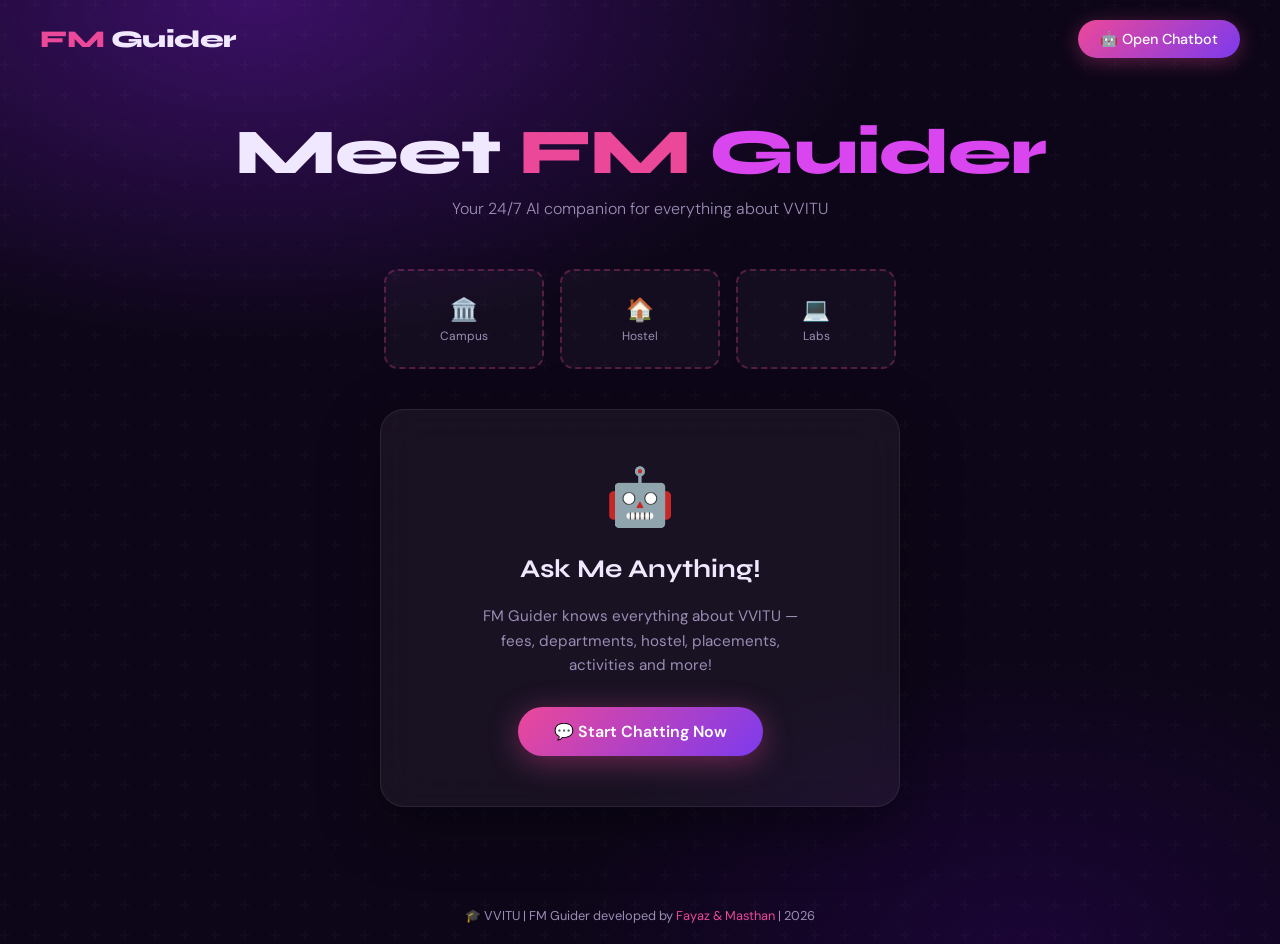
<file: templates/index.html>
<!DOCTYPE html>
<html lang="en">
<head>
<meta charset="UTF-8"/>
<meta name="viewport" content="width=device-width, initial-scale=1.0"/>
<title>FM Guider – VVITU AI Companion</title>
<style>
  @import url('https://fonts.googleapis.com/css2?family=Syne:wght@400;600;700;800&family=DM+Sans:wght@300;400;500&display=swap');

  :root {
    --bg: #0d0618;
    --bg2: #130a24;
    --purple: #7c3aed;
    --pink: #ec4899;
    --magenta: #d946ef;
    --card: rgba(255,255,255,0.04);
    --border: rgba(255,255,255,0.08);
    --text: #f0e8ff;
    --muted: #9c8db5;
    --bot-bg: #ffffff;
    --user-bubble: linear-gradient(135deg, #ec4899, #7c3aed);
    --bot-bubble: #ffffff;
  }

  * { margin: 0; padding: 0; box-sizing: border-box; }

  body {
    font-family: 'DM Sans', sans-serif;
    background: var(--bg);
    color: var(--text);
    min-height: 100vh;
    overflow-x: hidden;
  }

  /* ── PAGES ── */
  .page { display: none; }
  .page.active { display: flex; flex-direction: column; }

  /* Landing can scroll freely */
  #landing.active { min-height: 100vh; }

  /* Chatbot is locked to viewport — messages scroll inside */
  #chatbot.active {
    height: 100vh;
    max-height: 100vh;
    overflow: hidden;
  }

  /* ─────────────── LANDING PAGE ─────────────── */
  #landing {
    background: radial-gradient(ellipse 80% 60% at 20% 0%, #3b1066 0%, transparent 60%),
                radial-gradient(ellipse 60% 50% at 80% 100%, #1a0535 0%, transparent 60%),
                var(--bg);
    position: relative;
    overflow: hidden;
  }

  #landing::before {
    content: '';
    position: absolute;
    inset: 0;
    background: url("data:image/svg+xml,%3Csvg width='60' height='60' viewBox='0 0 60 60' xmlns='http://www.w3.org/2000/svg'%3E%3Cg fill='none' fill-rule='evenodd'%3E%3Cg fill='%239C92AC' fill-opacity='0.03'%3E%3Cpath d='M36 34v-4h-2v4h-4v2h4v4h2v-4h4v-2h-4zm0-30V0h-2v4h-4v2h4v4h2V6h4V4h-4zM6 34v-4H4v4H0v2h4v4h2v-4h4v-2H6zM6 4V0H4v4H0v2h4v4h2V6h4V4H6z'/%3E%3C/g%3E%3C/g%3E%3C/svg%3E");
    pointer-events: none;
  }

  /* Landing Nav */
  .l-nav {
    display: flex;
    align-items: center;
    justify-content: space-between;
    padding: 20px 40px;
    position: relative;
    z-index: 10;
  }

  .l-logo {
    font-family: 'Syne', sans-serif;
    font-size: 1.5rem;
    font-weight: 800;
    letter-spacing: -0.5px;
  }

  .l-logo span { color: var(--pink); }

  .btn-open {
    background: linear-gradient(135deg, var(--pink), var(--purple));
    color: #fff;
    border: none;
    border-radius: 50px;
    padding: 10px 22px;
    font-family: 'DM Sans', sans-serif;
    font-size: 0.9rem;
    font-weight: 500;
    cursor: pointer;
    display: flex;
    align-items: center;
    gap: 8px;
    transition: opacity 0.2s, transform 0.2s;
    box-shadow: 0 4px 20px rgba(236, 72, 153, 0.35);
  }

  .btn-open:hover { opacity: 0.9; transform: translateY(-1px); }

  /* Landing Hero */
  .l-hero {
    flex: 1;
    display: flex;
    flex-direction: column;
    align-items: center;
    justify-content: center;
    text-align: center;
    padding: 40px 20px 80px;
    position: relative;
    z-index: 10;
    gap: 40px;
  }

  .l-title {
    font-family: 'Syne', sans-serif;
    font-size: clamp(2.2rem, 6vw, 4rem);
    font-weight: 800;
    line-height: 1.1;
    letter-spacing: -1px;
  }

  .l-title .fm { color: var(--pink); }
  .l-title .guider { color: var(--magenta); }

  .l-subtitle {
    color: var(--muted);
    font-size: 1rem;
    margin-top: 10px;
    font-weight: 300;
  }

  /* Bot card */
  .bot-card {
    background: rgba(255,255,255,0.05);
    backdrop-filter: blur(20px);
    border: 1px solid var(--border);
    border-radius: 24px;
    padding: 50px 40px;
    max-width: 520px;
    width: 100%;
    display: flex;
    flex-direction: column;
    align-items: center;
    gap: 20px;
    box-shadow: 0 20px 60px rgba(0,0,0,0.4);
  }

  .bot-emoji { font-size: 3.5rem; animation: float 3s ease-in-out infinite; }

  @keyframes float {
    0%, 100% { transform: translateY(0); }
    50% { transform: translateY(-8px); }
  }

  .bot-card h2 {
    font-family: 'Syne', sans-serif;
    font-size: 1.6rem;
    font-weight: 700;
  }

  .bot-card p {
    color: var(--muted);
    font-size: 0.95rem;
    line-height: 1.6;
    text-align: center;
    max-width: 340px;
  }

  .btn-start {
    background: linear-gradient(135deg, var(--pink), var(--purple));
    color: #fff;
    border: none;
    border-radius: 50px;
    padding: 14px 36px;
    font-family: 'DM Sans', sans-serif;
    font-size: 1rem;
    font-weight: 600;
    cursor: pointer;
    display: flex;
    align-items: center;
    gap: 10px;
    transition: transform 0.2s, box-shadow 0.2s;
    box-shadow: 0 6px 30px rgba(236, 72, 153, 0.4);
    margin-top: 10px;
  }

  .btn-start:hover { transform: translateY(-2px); box-shadow: 0 10px 40px rgba(236, 72, 153, 0.5); }

  /* Image row on landing */
  .l-images {
    display: flex;
    gap: 16px;
    flex-wrap: wrap;
    justify-content: center;
    margin-top: 10px;
  }

  .l-img-slot {
    width: 160px;
    height: 100px;
    border-radius: 14px;
    border: 2px dashed rgba(236,72,153,0.3);
    background: rgba(255,255,255,0.03);
    display: flex;
    flex-direction: column;
    align-items: center;
    justify-content: center;
    gap: 6px;
    color: var(--muted);
    font-size: 0.75rem;
    overflow: hidden;
    position: relative;
    cursor: pointer;
    transition: border-color 0.2s;
  }

  .l-img-slot:hover { border-color: var(--pink); }
  .l-img-slot img { width: 100%; height: 100%; object-fit: cover; position: absolute; inset: 0; border-radius: 12px; }
  .l-img-slot .slot-label { z-index: 1; display: flex; flex-direction: column; align-items: center; gap: 4px; }
  .l-img-slot .slot-icon { font-size: 1.4rem; }

  /* Landing footer */
  .l-footer {
    text-align: center;
    padding: 20px;
    color: var(--muted);
    font-size: 0.8rem;
    position: relative;
    z-index: 10;
  }

  .l-footer a { color: var(--pink); text-decoration: none; }

  /* ─────────────── CHATBOT PAGE ─────────────── */
  #chatbot {
    background: #f7f0ff;
    flex-direction: column;
  }

  /* Chat Header */
  .c-header {
    background: linear-gradient(135deg, #7c3aed, #a855f7);
    padding: 16px 24px;
    display: flex;
    align-items: center;
    gap: 14px;
    position: relative;
    box-shadow: 0 4px 20px rgba(124, 58, 237, 0.3);
  }

  .c-header-icon {
    width: 44px;
    height: 44px;
    background: rgba(255,255,255,0.2);
    border-radius: 12px;
    display: flex;
    align-items: center;
    justify-content: center;
    font-size: 1.4rem;
  }

  .c-header-info { flex: 1; }

  .c-header-info h1 {
    font-family: 'Syne', sans-serif;
    font-size: 1.2rem;
    font-weight: 700;
    color: #fff;
  }

  .c-header-info p {
    font-size: 0.8rem;
    color: rgba(255,255,255,0.7);
  }

  .c-online {
    width: 10px;
    height: 10px;
    background: #4ade80;
    border-radius: 50%;
    box-shadow: 0 0 8px #4ade80;
  }

  /* CLOSE BUTTON */
  .btn-close {
    width: 36px;
    height: 36px;
    border-radius: 50%;
    background: rgba(255,255,255,0.15);
    border: 1px solid rgba(255,255,255,0.25);
    color: #fff;
    font-size: 1.1rem;
    font-weight: 700;
    cursor: pointer;
    display: flex;
    align-items: center;
    justify-content: center;
    transition: background 0.2s, transform 0.2s;
    line-height: 1;
  }

  .btn-close:hover {
    background: rgba(255,255,255,0.3);
    transform: scale(1.1) rotate(90deg);
  }

  /* Quick action pills */
  .c-pills {
    display: flex;
    gap: 8px;
    padding: 12px 18px;
    overflow-x: auto;
    scrollbar-width: none;
    background: #fff;
    border-bottom: 1px solid #e8d8ff;
  }

  .c-pills::-webkit-scrollbar { display: none; }

  .pill {
    white-space: nowrap;
    background: #fff;
    border: 1.5px solid #e8d8ff;
    border-radius: 50px;
    padding: 6px 14px;
    font-size: 0.8rem;
    cursor: pointer;
    transition: all 0.2s;
    color: #5b21b6;
    font-weight: 500;
    display: flex;
    align-items: center;
    gap: 5px;
  }

  .pill:hover {
    background: linear-gradient(135deg, #ec4899, #7c3aed);
    color: #fff;
    border-color: transparent;
  }

  /* Messages */
  .c-messages {
    flex: 1;
    min-height: 0;
    overflow-y: auto;
    padding: 20px 16px;
    display: flex;
    flex-direction: column;
    gap: 16px;
    scroll-behavior: smooth;
  }

  .c-messages::-webkit-scrollbar { width: 4px; }
  .c-messages::-webkit-scrollbar-track { background: transparent; }
  .c-messages::-webkit-scrollbar-thumb { background: #d8b4fe; border-radius: 4px; }

  /* Message bubbles */
  .msg { display: flex; align-items: flex-end; gap: 10px; max-width: 88%; animation: msgIn 0.3s ease; }

  @keyframes msgIn {
    from { opacity: 0; transform: translateY(10px); }
    to { opacity: 1; transform: translateY(0); }
  }

  .msg.user { align-self: flex-end; flex-direction: row-reverse; }
  .msg.bot  { align-self: flex-start; }

  .msg-avatar {
    width: 32px;
    height: 32px;
    border-radius: 50%;
    background: #e8d8ff;
    display: flex;
    align-items: center;
    justify-content: center;
    font-size: 1rem;
    flex-shrink: 0;
  }

  .msg.user .msg-avatar {
    background: linear-gradient(135deg, #ec4899, #7c3aed);
    color: #fff;
    font-size: 0.9rem;
  }

  .msg-bubble {
    border-radius: 18px;
    padding: 12px 16px;
    font-size: 0.9rem;
    line-height: 1.55;
    max-width: 100%;
  }

  .msg.user .msg-bubble {
    background: linear-gradient(135deg, #ec4899, #7c3aed);
    color: #fff;
    border-bottom-right-radius: 4px;
  }

  .msg.bot .msg-bubble {
    background: #fff;
    color: #1a0535;
    border-bottom-left-radius: 4px;
    box-shadow: 0 2px 12px rgba(124,58,237,0.1);
  }

  /* Typing indicator */
  .typing { display: flex; align-items: center; gap: 5px; padding: 14px 16px; }
  .typing span {
    width: 7px; height: 7px; border-radius: 50%; background: #a855f7;
    animation: bounce 1.2s infinite ease-in-out;
  }
  .typing span:nth-child(2) { animation-delay: 0.2s; }
  .typing span:nth-child(3) { animation-delay: 0.4s; }

  @keyframes bounce {
    0%, 80%, 100% { transform: translateY(0); opacity: 0.4; }
    40% { transform: translateY(-6px); opacity: 1; }
  }

  /* Input bar */
  .c-input-bar {
    padding: 14px 16px;
    background: #fff;
    border-top: 1px solid #e8d8ff;
    display: flex;
    gap: 10px;
    align-items: center;
  }

  .c-input {
    flex: 1;
    border: 1.5px solid #e8d8ff;
    border-radius: 50px;
    padding: 11px 18px;
    font-family: 'DM Sans', sans-serif;
    font-size: 0.92rem;
    outline: none;
    color: #1a0535;
    transition: border-color 0.2s;
    background: #faf6ff;
  }

  .c-input:focus { border-color: #a855f7; }
  .c-input::placeholder { color: #b89ed4; }

  .btn-send {
    width: 44px;
    height: 44px;
    border-radius: 50%;
    background: linear-gradient(135deg, #ec4899, #7c3aed);
    border: none;
    color: #fff;
    font-size: 1.1rem;
    cursor: pointer;
    display: flex;
    align-items: center;
    justify-content: center;
    transition: transform 0.2s, box-shadow 0.2s;
    box-shadow: 0 4px 16px rgba(124,58,237,0.35);
    flex-shrink: 0;
  }

  .btn-send:hover { transform: scale(1.08); box-shadow: 0 6px 20px rgba(124,58,237,0.5); }

  /* Chat footer */
  .c-footer {
    text-align: center;
    padding: 8px;
    font-size: 0.72rem;
    color: #b89ed4;
    background: #fff;
  }

  /* Scrollbar */
  html { scrollbar-width: thin; scrollbar-color: #7c3aed transparent; }
</style>
</head>
<body>

<!-- ═══════════════ LANDING PAGE ═══════════════ -->
<div id="landing" class="page active">

  <nav class="l-nav">
    <div class="l-logo"><span>FM</span> Guider</div>
    <button class="btn-open" onclick="goTo('chatbot')">🤖 Open Chatbot</button>
  </nav>

  <div class="l-hero">
    <div>
      <div class="l-title">Meet <span class="fm">FM</span> <span class="guider">Guider</span></div>
      <div class="l-subtitle">Your 24/7 AI companion for everything about VVITU</div>
    </div>

    <!-- Image slots — replace src with your image paths -->
    <div class="l-images">
      <div class="l-img-slot" title="Image 1">
        <!-- To add image: <img src="your-image1.jpg" alt="Campus"> -->
        <div class="slot-label">
          <span class="slot-icon">🏛️</span>
          <span>Campus</span>
        </div>
      </div>
      <div class="l-img-slot" title="Image 2">
        <!-- To add image: <img src="your-image2.jpg" alt="Hostel"> -->
        <div class="slot-label">
          <span class="slot-icon">🏠</span>
          <span>Hostel</span>
        </div>
      </div>
      <div class="l-img-slot" title="Image 3">
        <!-- To add image: <img src="your-image3.jpg" alt="Labs"> -->
        <div class="slot-label">
          <span class="slot-icon">💻</span>
          <span>Labs</span>
        </div>
      </div>
    </div>

    <div class="bot-card">
      <div class="bot-emoji">🤖</div>
      <h2>Ask Me Anything!</h2>
      <p>FM Guider knows everything about VVITU — fees, departments, hostel, placements, activities and more!</p>
      <button class="btn-start" onclick="goTo('chatbot')">💬 Start Chatting Now</button>
    </div>
  </div>

  <footer class="l-footer">
    🎓 VVITU | FM Guider developed by <a href="#">Fayaz &amp; Masthan</a> | 2026
  </footer>
</div>

<!-- ═══════════════ CHATBOT PAGE ═══════════════ -->
<div id="chatbot" class="page">

  <div class="c-header">
    <div class="c-header-icon">🎓</div>
    <div class="c-header-info">
      <h1>FM Guider</h1>
      <p>Your VVITU AI Companion — by Fayaz &amp; Masthan</p>
    </div>
    <div class="c-online"></div>
    <button class="btn-close" onclick="goTo('landing')" title="Back to Home">✕</button>
  </div>

  <div class="c-pills">
    <button class="pill" onclick="sendQuick('⏰ What are the college timings?')">⏰ Timings</button>
    <button class="pill" onclick="sendQuick('🏠 Tell me about the hostel facilities and fees.')">🏠 Hostel</button>
    <button class="pill" onclick="sendQuick('💰 What are the course fees?')">💰 Fees</button>
    <button class="pill" onclick="sendQuick('🏫 What departments are available at VVITU?')">🏫 Departments</button>
    <button class="pill" onclick="sendQuick('💼 What are the placement statistics?')">💼 Placements</button>
    <button class="pill" onclick="sendQuick('🎉 What extracurricular activities are available?')">🎉 Activities</button>
  </div>

  <div class="c-messages" id="messages">
    <div class="msg bot">
      <div class="msg-avatar">🎓</div>
      <div class="msg-bubble">
        👋 Hey! I'm <strong>FM Guider</strong>, your VVITU AI companion!<br><br>
        Ask me anything about <strong>fees, hostel, departments, placements, timings</strong> or any other VVITU-related queries. I'm here 24/7! 😊
      </div>
    </div>
  </div>

  <div class="c-input-bar">
    <input class="c-input" id="userInput" type="text" placeholder="Ask anything about VVITU..." onkeydown="if(event.key==='Enter') sendMsg()"/>
    <button class="btn-send" onclick="sendMsg()">➤</button>
  </div>

  <div class="c-footer">🎓 FM Guider — Developed by Fayaz &amp; Masthan | VVITU 2026</div>
</div>

<script>
// ── Page routing ──
function goTo(pageId) {
  document.querySelectorAll('.page').forEach(p => p.classList.remove('active'));
  document.getElementById(pageId).classList.add('active');
  if (pageId === 'chatbot') {
    setTimeout(() => document.getElementById('userInput').focus(), 200);
  }
}

// ── VVITU Knowledge Base ──
const KB = {
  timings: "⏰ **VVITU College Timings:**\n🕗 College: 8:00 AM – 3:50 PM (Mon–Sat)\n📚 Library: 8:00 AM – 4:00 PM\n🍽️ Canteen: 8:00 AM – 4:30 PM",
  hostel: "🏠 **VVITU Hostel Facilities:**\n\n🛏️ Separate Boys & Girls hostels\n📶 Wi-Fi enabled rooms\n🍽️ Mess with nutritious meals\n🔒 24/7 security\n\n💰 **Hostel Fees (Per Year):**\n• Room + Mess: ₹1,00,000–₹1,50,000\n\nNote: Fees may vary by room type.",
  fees: "💰 **VVITU Fee Structure (Per Year):**\n\n💻 CSM (AI & ML): ₹1,80,000\n💻 CSE: ₹1,50,000\n🏗️ Civil Engineering: ₹1,00,000\n⚙️ Mechanical: ₹1,10,000\n📡 ECE: ₹1,00,000\n⚡ EEE: ₹90,000\n💼 BBA: ₹80,000\n🎓 MBA: ₹75,000\n🔒 CIC (IOT & Cyber): ₹1,00,000\n📊 CAD (AI & Data): ₹1,00,000\n🤖 CAI (AI): ₹1,00,000\n\n📌 Note: Scholarships available for eligible students!",
  departments: "🏫 **VVITU Departments:**\n\n• CSE – Computer Science & Engineering\n• CSM – AI & Machine Learning\n• CAI – Artificial Intelligence\n• CAD – AI & Data Science\n• ECE – Electronics & Communication\n• EEE – Electrical Engineering\n• Civil Engineering\n• Mechanical Engineering\n• CIC – IoT & Cyber Security\n• BBA – Business Administration\n• MBA – Master of Business Administration",
  placements: "💼 **VVITU Placement Highlights:**\n\n🏆 Top Recruiters: TCS, Infosys, Wipro, Cognizant, HCL, Tech Mahindra\n📈 Avg Package: ₹3.5 – 6 LPA\n🚀 Highest Package: ₹12+ LPA\n✅ Placement rate: 85%+\n\n🎯 Dedicated placement cell & training programs available.",
  activities: "🎉 **VVITU Extracurricular Activities:**\n\n🎭 Cultural Fest – Annual Fest 'VVITU UTSAV'\n💡 Tech Fest – Technical symposiums\n🏏 Sports – Cricket, Football, Basketball, Volleyball\n🎨 Art & Cultural clubs\n💻 Coding clubs & Hackathons\n🎤 NSS & NCC units\n📚 Literary & Debate clubs"
};

function matchKB(text) {
  const t = text.toLowerCase();
  if (t.includes('timing') || t.includes('time') || t.includes('schedule')) return KB.timings;
  if (t.includes('hostel') || t.includes('accommodation') || t.includes('dorm')) return KB.hostel;
  if (t.includes('fee') || t.includes('cost') || t.includes('price') || t.includes('tuition')) return KB.fees;
  if (t.includes('department') || t.includes('course') || t.includes('branch') || t.includes('program')) return KB.departments;
  if (t.includes('placement') || t.includes('job') || t.includes('recruit') || t.includes('salary') || t.includes('package')) return KB.placements;
  if (t.includes('activit') || t.includes('sports') || t.includes('club') || t.includes('fest') || t.includes('cultural')) return KB.activities;
  return null;
}

// ── Chat logic ──
const messagesEl = document.getElementById('messages');

function scrollToBottom() {
  requestAnimationFrame(() => {
    messagesEl.scrollTo({ top: messagesEl.scrollHeight, behavior: 'smooth' });
  });
}

const scrollObserver = new MutationObserver(() => scrollToBottom());
scrollObserver.observe(messagesEl, { childList: true, subtree: true });

function addMsg(text, role) {
  const wrap = document.createElement('div');
  wrap.className = `msg ${role}`;

  const avatar = document.createElement('div');
  avatar.className = 'msg-avatar';
  avatar.textContent = role === 'bot' ? '🎓' : '👤';

  const bubble = document.createElement('div');
  bubble.className = 'msg-bubble';
  bubble.innerHTML = text.replace(/\n/g, '<br>').replace(/\*\*(.*?)\*\*/g, '<strong>$1</strong>');

  wrap.appendChild(avatar);
  wrap.appendChild(bubble);
  messagesEl.appendChild(wrap);
  scrollToBottom();
}

function addTyping() {
  const wrap = document.createElement('div');
  wrap.className = 'msg bot';
  wrap.id = 'typing-indicator';

  const avatar = document.createElement('div');
  avatar.className = 'msg-avatar';
  avatar.textContent = '🎓';

  const bubble = document.createElement('div');
  bubble.className = 'msg-bubble';
  bubble.innerHTML = '<div class="typing"><span></span><span></span><span></span></div>';

  wrap.appendChild(avatar);
  wrap.appendChild(bubble);
  messagesEl.appendChild(wrap);
  scrollToBottom();
}

function removeTyping() {
  const t = document.getElementById('typing-indicator');
  if (t) t.remove();
  scrollToBottom();
}

async function respond(userText) {
  addTyping();

  const kbAnswer = matchKB(userText);
  await new Promise(r => setTimeout(r, 900));
  removeTyping();

  if (kbAnswer) {
    addMsg(kbAnswer + '\n\nIs there anything else I can help you with? 😊', 'bot');
    return;
  }

  try {
    const res = await fetch("https://api.anthropic.com/v1/messages", {
      method: "POST",
      headers: { "Content-Type": "application/json" },
      body: JSON.stringify({
        model: "claude-sonnet-4-20250514",
        max_tokens: 1000,
        system: "You are FM Guider, a friendly AI assistant for VVITU (Vignan's Vidyapeetham Institute of Technology University). Answer questions about VVITU helpfully. If you don't know specific details, give a general helpful answer. Keep replies concise and use emojis. Always end with 'Is there anything else I can help you with? 😊'",
        messages: [{ role: "user", content: userText }]
      })
    });
    const data = await res.json();
    const reply = data.content?.[0]?.text || "I'm not sure about that, but feel free to contact VVITU administration for more details! 😊";
    addMsg(reply, 'bot');
  } catch {
    addMsg("I'm having trouble connecting right now. Please try again or contact VVITU administration directly! 😊", 'bot');
  }
}

function sendMsg() {
  const input = document.getElementById('userInput');
  const text = input.value.trim();
  if (!text) return;
  input.value = '';
  addMsg(text, 'user');
  respond(text);
}

function sendQuick(text) {
  addMsg(text, 'user');
  respond(text);
}
</script>
</body>
</html>
</file>
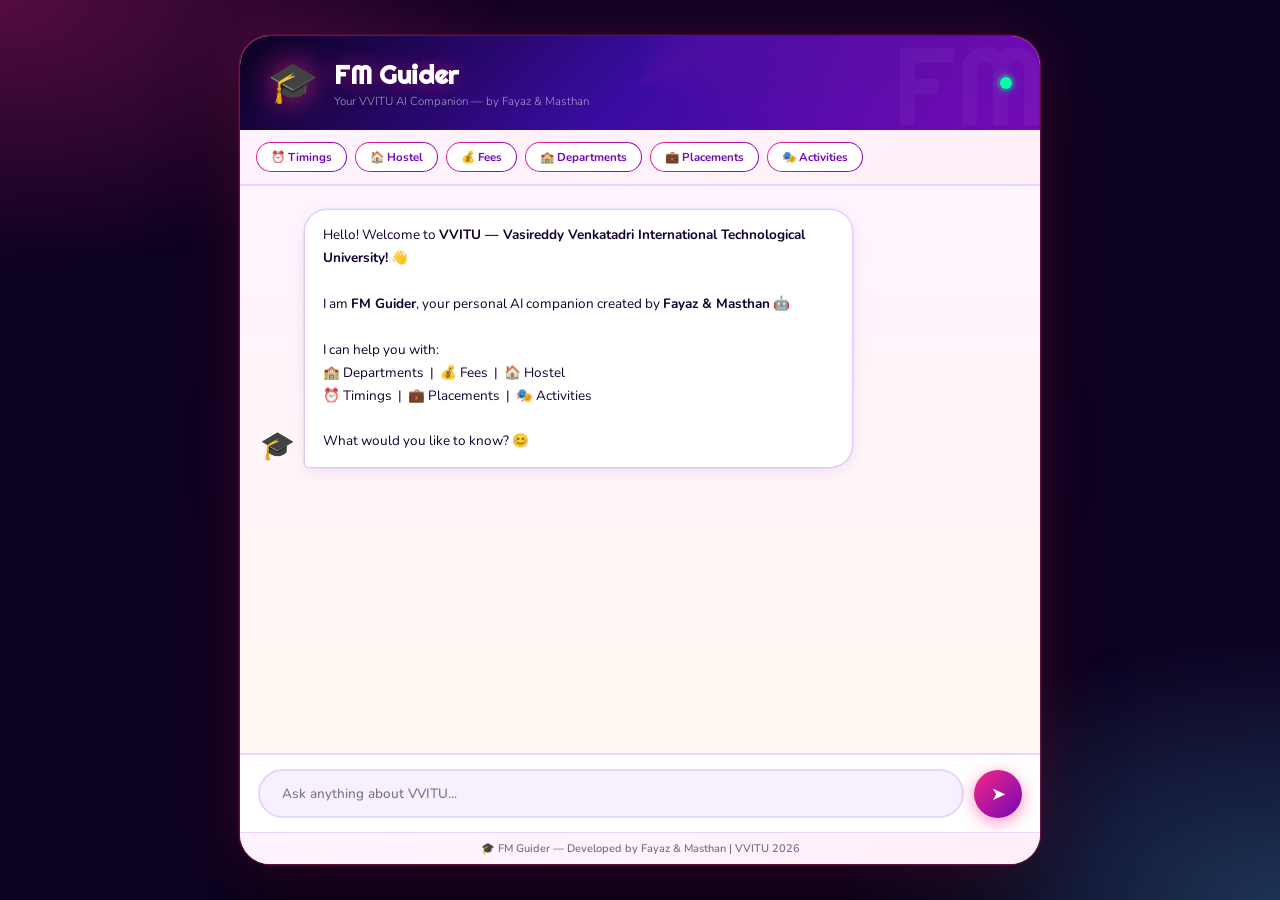
<file: chat (2).html>
<!DOCTYPE html>
<html lang="en">
<head>
<meta charset="UTF-8">
<meta name="viewport" content="width=device-width, initial-scale=1.0">
<title>FM Guider — VVITU AI Companion</title>
<link href="https://fonts.googleapis.com/css2?family=Nunito:wght@300;400;600;700;800;900&family=Righteous&display=swap" rel="stylesheet">
<style>
:root{--bg:#0d0221;--p1:#f72585;--p2:#7209b7;--p3:#4cc9f0;--surface:#fff;--surface2:#f8f0ff;--text:#12002e;--textl:#7b6f8a;--border:#e8d5ff;}
*{margin:0;padding:0;box-sizing:border-box;}
body{font-family:"Nunito",sans-serif;background:var(--bg);min-height:100vh;display:flex;justify-content:center;align-items:center;padding:16px;}
body::before{content:"";position:fixed;inset:0;background:radial-gradient(ellipse 80% 60% at 0% 0%,rgba(247,37,133,0.3) 0%,transparent 50%),radial-gradient(ellipse 70% 60% at 100% 100%,rgba(76,201,240,0.25) 0%,transparent 50%),radial-gradient(ellipse 60% 50% at 50% 50%,rgba(114,9,183,0.2) 0%,transparent 60%);pointer-events:none;z-index:0;}
.wrap{position:relative;z-index:1;width:100%;max-width:800px;height:92vh;background:var(--surface);border-radius:30px;display:flex;flex-direction:column;overflow:hidden;box-shadow:0 0 0 1.5px rgba(247,37,133,0.3),0 0 60px rgba(247,37,133,0.2),0 40px 80px rgba(0,0,0,0.6);animation:slideUp 0.5s cubic-bezier(0.16,1,0.3,1) both;}
@keyframes slideUp{from{opacity:0;transform:translateY(40px) scale(0.96);}to{opacity:1;transform:translateY(0) scale(1);}}
/* HEADER */
header{background:linear-gradient(135deg,#0d0221 0%,#3a0ca3 50%,#7209b7 100%);padding:20px 28px;display:flex;align-items:center;gap:16px;position:relative;overflow:hidden;flex-shrink:0;}
header::before{content:"";position:absolute;top:-50%;left:-50%;width:200%;height:200%;background:conic-gradient(from 0deg,transparent 0deg,rgba(247,37,133,0.08) 60deg,transparent 120deg);animation:spin 8s linear infinite;}
@keyframes spin{from{transform:rotate(0deg);}to{transform:rotate(360deg);}}
header::after{content:"FM";position:absolute;right:-5px;top:-20px;font-family:"Righteous",sans-serif;font-size:110px;color:rgba(255,255,255,0.04);pointer-events:none;}
.hico{font-size:40px;position:relative;z-index:1;filter:drop-shadow(0 0 15px rgba(247,37,133,0.8));animation:float 3s ease-in-out infinite;}
@keyframes float{0%,100%{transform:translateY(0);}50%{transform:translateY(-7px);}}
.htxt{position:relative;z-index:1;}
.htxt h1{font-family:"Righteous",sans-serif;font-size:26px;color:#fff;text-shadow:0 0 20px rgba(247,37,133,0.5);}
.htxt p{font-size:11.5px;color:rgba(255,255,255,0.6);margin-top:2px;font-weight:300;}
.sdot{width:12px;height:12px;background:#06ffa5;border-radius:50%;margin-left:auto;flex-shrink:0;position:relative;z-index:1;box-shadow:0 0 0 3px rgba(6,255,165,0.2),0 0 12px rgba(6,255,165,0.6);animation:ping 2s ease-in-out infinite;}
@keyframes ping{0%,100%{box-shadow:0 0 0 3px rgba(6,255,165,0.2),0 0 12px rgba(6,255,165,0.6);}50%{box-shadow:0 0 0 8px rgba(6,255,165,0.05),0 0 20px rgba(6,255,165,0.4);}}
/* QUICK BUTTONS */
.qbtns{padding:12px 16px;display:flex;gap:8px;flex-wrap:wrap;background:linear-gradient(135deg,#fdf4ff,#fff0f8);border-bottom:2px solid var(--border);flex-shrink:0;}
.qbtns button{padding:6px 14px;border:1.5px solid transparent;background:linear-gradient(white,white) padding-box,linear-gradient(135deg,var(--p1),var(--p2)) border-box;color:var(--p2);border-radius:100px;cursor:pointer;font-size:11.5px;font-weight:700;font-family:"Nunito",sans-serif;transition:all 0.25s;white-space:nowrap;}
.qbtns button:hover{background:linear-gradient(135deg,var(--p1),var(--p2));color:white;transform:translateY(-3px);box-shadow:0 8px 20px rgba(247,37,133,0.4);}
/* MESSAGES */
.msgs{flex:1;overflow-y:auto;padding:24px 20px;display:flex;flex-direction:column;gap:16px;background:linear-gradient(180deg,#fdf4ff 0%,#fff8f0 100%);}
.msg{display:flex;align-items:flex-end;gap:10px;animation:msgIn 0.35s cubic-bezier(0.16,1,0.3,1) both;}
@keyframes msgIn{from{opacity:0;transform:translateY(14px);}to{opacity:1;transform:translateY(0);}}
.mico{font-size:28px;flex-shrink:0;margin-bottom:2px;}
.mc{max-width:72%;padding:14px 18px;border-radius:22px;line-height:1.7;font-size:13.5px;}
.bot .mc{background:white;color:var(--text);border-bottom-left-radius:4px;box-shadow:0 4px 16px rgba(114,9,183,0.1),0 0 0 1.5px var(--border);}
.usr{flex-direction:row-reverse;}
.uc{background:linear-gradient(135deg,#f72585,#7209b7);color:white;border-bottom-right-radius:4px;box-shadow:0 6px 24px rgba(247,37,133,0.5);}
/* TYPING */
.typing{display:none;align-items:flex-end;gap:10px;padding:0 20px 8px;}
.tdots{background:white;padding:14px 18px;border-radius:22px;border-bottom-left-radius:4px;display:flex;gap:5px;align-items:center;box-shadow:0 4px 16px rgba(114,9,183,0.1),0 0 0 1.5px var(--border);}
.tdots span{width:8px;height:8px;border-radius:50%;animation:bounce 1.3s ease-in-out infinite;}
.tdots span:nth-child(1){background:#f72585;}
.tdots span:nth-child(2){background:#7209b7;animation-delay:0.18s;}
.tdots span:nth-child(3){background:#4cc9f0;animation-delay:0.36s;}
@keyframes bounce{0%,80%,100%{transform:translateY(0);opacity:0.4;}40%{transform:translateY(-8px);opacity:1;}}
/* INPUT */
.inp{padding:14px 18px;background:white;display:flex;gap:10px;align-items:center;border-top:2px solid var(--border);flex-shrink:0;}
.inp input{flex:1;padding:13px 22px;border:2px solid var(--border);border-radius:100px;font-size:13.5px;font-family:"Nunito",sans-serif;outline:none;background:var(--surface2);color:var(--text);transition:all 0.25s;font-weight:500;}
.inp input::placeholder{color:var(--textl);}
.inp input:focus{border-color:var(--p1);background:white;box-shadow:0 0 0 4px rgba(247,37,133,0.1);}
.inp button{width:48px;height:48px;border-radius:50%;border:none;background:linear-gradient(135deg,#f72585,#7209b7);color:white;font-size:18px;cursor:pointer;transition:all 0.25s;display:flex;align-items:center;justify-content:center;flex-shrink:0;box-shadow:0 4px 16px rgba(247,37,133,0.5);}
.inp button:hover{transform:scale(1.12) rotate(8deg);box-shadow:0 8px 24px rgba(247,37,133,0.6);}
/* FOOTER */
.foot{text-align:center;padding:8px;background:linear-gradient(135deg,#fdf4ff,#fff0f8);color:var(--textl);font-size:11px;font-weight:600;border-top:1px solid var(--border);flex-shrink:0;}
/* SCROLLBAR */
.msgs::-webkit-scrollbar{width:4px;}
.msgs::-webkit-scrollbar-track{background:transparent;}
.msgs::-webkit-scrollbar-thumb{background:linear-gradient(var(--p1),var(--p2));border-radius:10px;}
@media(max-width:600px){body{padding:0;}.wrap{height:100vh;border-radius:0;}.mc{max-width:85%;}}
</style>
</head>
<body>
<div class="wrap">
  <header>
    <div class="hico">🎓</div>
    <div class="htxt">
      <h1>FM Guider</h1>
      <p>Your VVITU AI Companion — by Fayaz & Masthan</p>
    </div>
    <div class="sdot"></div>
  </header>

  <div class="qbtns">
    <button onclick="sendMsg('What are the college timings?')">⏰ Timings</button>
    <button onclick="sendMsg('What are the hostel facilities and fees?')">🏠 Hostel</button>
    <button onclick="sendMsg('What is the fee structure for all departments?')">💰 Fees</button>
    <button onclick="sendMsg('What departments are available at VVITU?')">🏫 Departments</button>
    <button onclick="sendMsg('Tell me about placements at VVITU')">💼 Placements</button>
    <button onclick="sendMsg('What extracurricular activities are available?')">🎭 Activities</button>
  </div>

  <div class="msgs" id="msgs">
    <div class="msg bot">
      <div class="mico">🎓</div>
      <div class="mc">
        Hello! Welcome to <strong>VVITU — Vasireddy Venkatadri International Technological University!</strong> 👋<br><br>
        I am <strong>FM Guider</strong>, your personal AI companion created by <strong>Fayaz & Masthan</strong> 🤖<br><br>
        I can help you with:<br>
        🏫 Departments &nbsp;|&nbsp; 💰 Fees &nbsp;|&nbsp; 🏠 Hostel<br>
        ⏰ Timings &nbsp;|&nbsp; 💼 Placements &nbsp;|&nbsp; 🎭 Activities<br><br>
        What would you like to know? 😊
      </div>
    </div>
  </div>

  <div class="typing" id="typing">
    <div class="mico">🎓</div>
    <div class="tdots"><span></span><span></span><span></span></div>
  </div>

  <div class="inp">
    <input type="text" id="input" placeholder="Ask anything about VVITU..." onkeypress="if(event.key==='Enter') sendMsg()">
    <button onclick="sendMsg()">➤</button>
  </div>

  <div class="foot">🎓 FM Guider — Developed by Fayaz & Masthan | VVITU 2026</div>
</div>

<script>
function addMsg(text, isUser) {
    const msgs = document.getElementById('msgs');
    const div = document.createElement('div');
    div.className = 'msg ' + (isUser ? 'usr' : 'bot');
    div.innerHTML = isUser
        ? `<div class="mico">👤</div><div class="mc uc">${text}</div>`
        : `<div class="mico">🎓</div><div class="mc">${text}</div>`;
    msgs.appendChild(div);
    msgs.scrollTop = msgs.scrollHeight;
}

async function sendMsg(preset) {
    const input = document.getElementById('input');
    const msg = preset || input.value.trim();
    if (!msg) return;
    input.value = '';

    addMsg(msg, true);
    document.getElementById('typing').style.display = 'flex';
    document.getElementById('msgs').scrollTop = document.getElementById('msgs').scrollHeight;

    try {
        const res = await fetch('/chat', {
            method: 'POST',
            headers: {'Content-Type': 'application/json'},
            body: JSON.stringify({message: msg})
        });
        const data = await res.json();
        document.getElementById('typing').style.display = 'none';
        addMsg(data.response, false);
    } catch(e) {
        document.getElementById('typing').style.display = 'none';
        addMsg('❌ Cannot connect to server! Make sure python app.py is running.', false);
    }
}
</script>
</body>
</html>
</file>
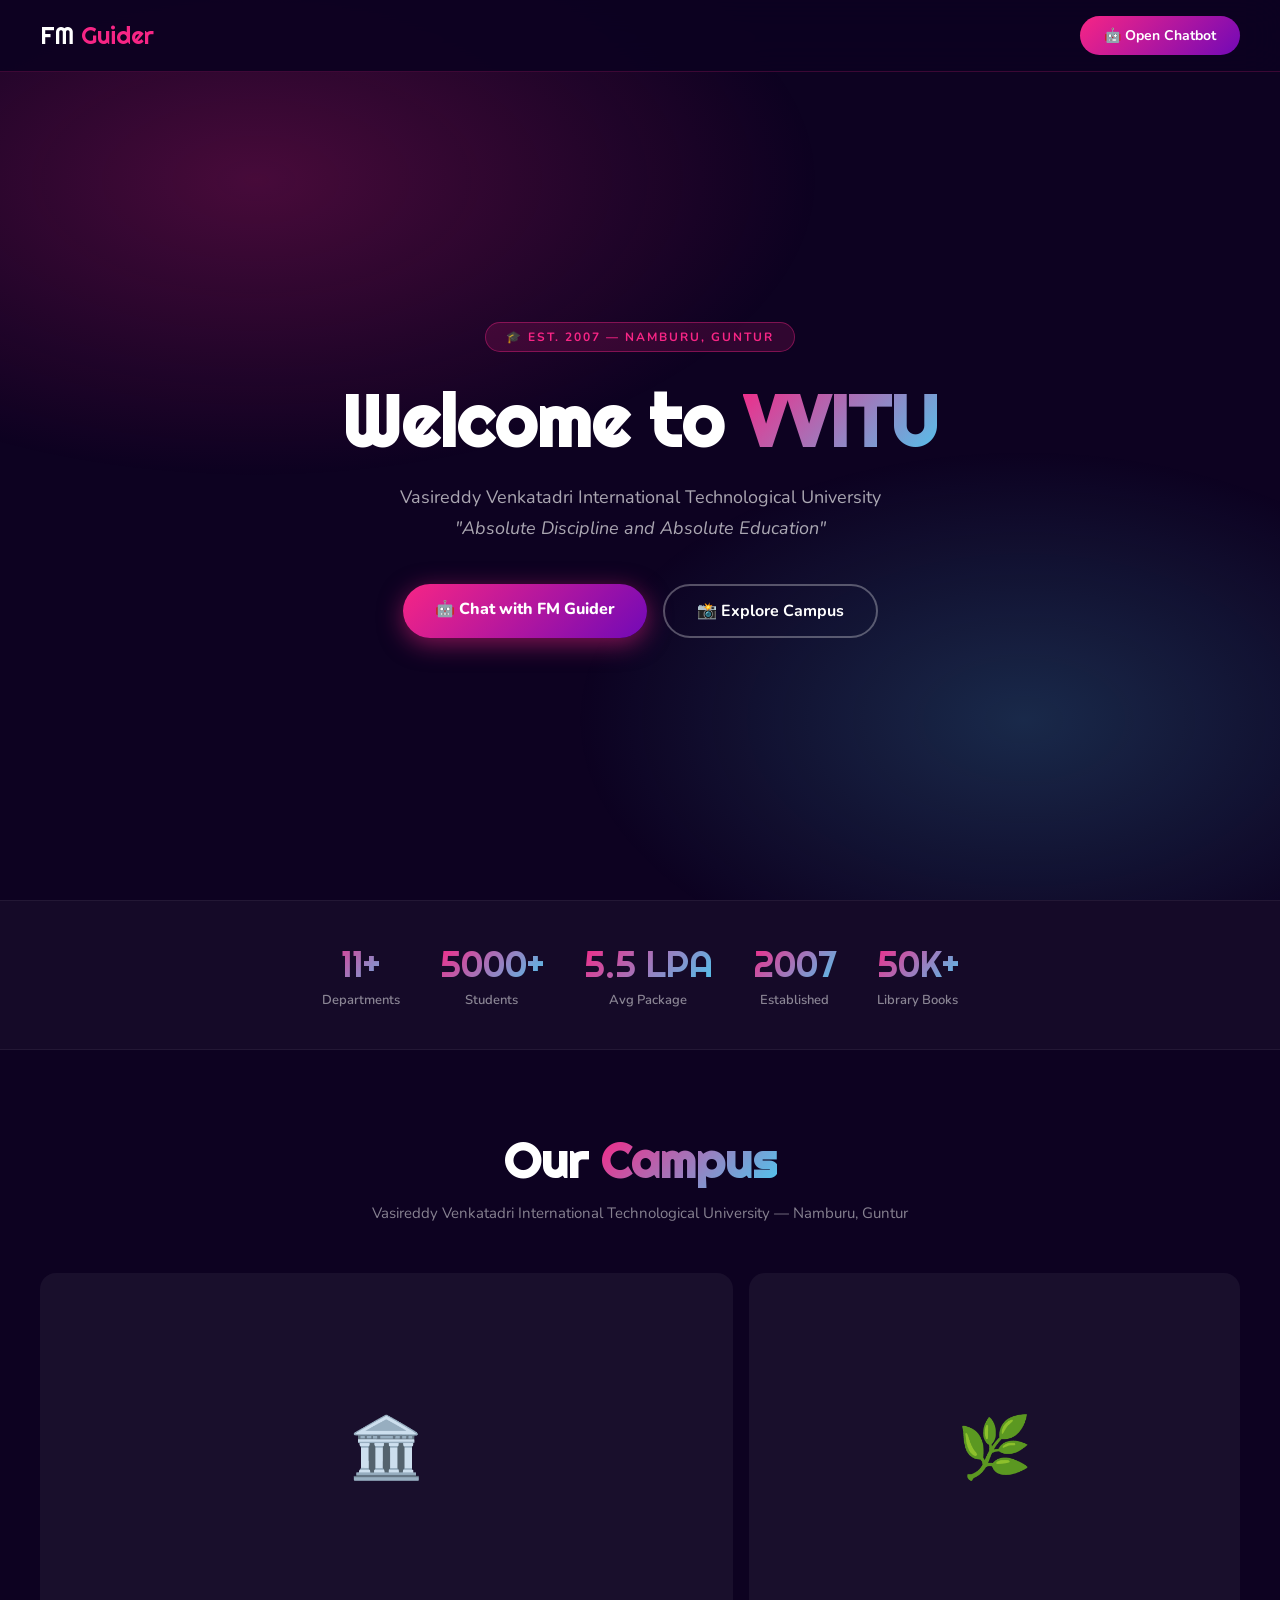
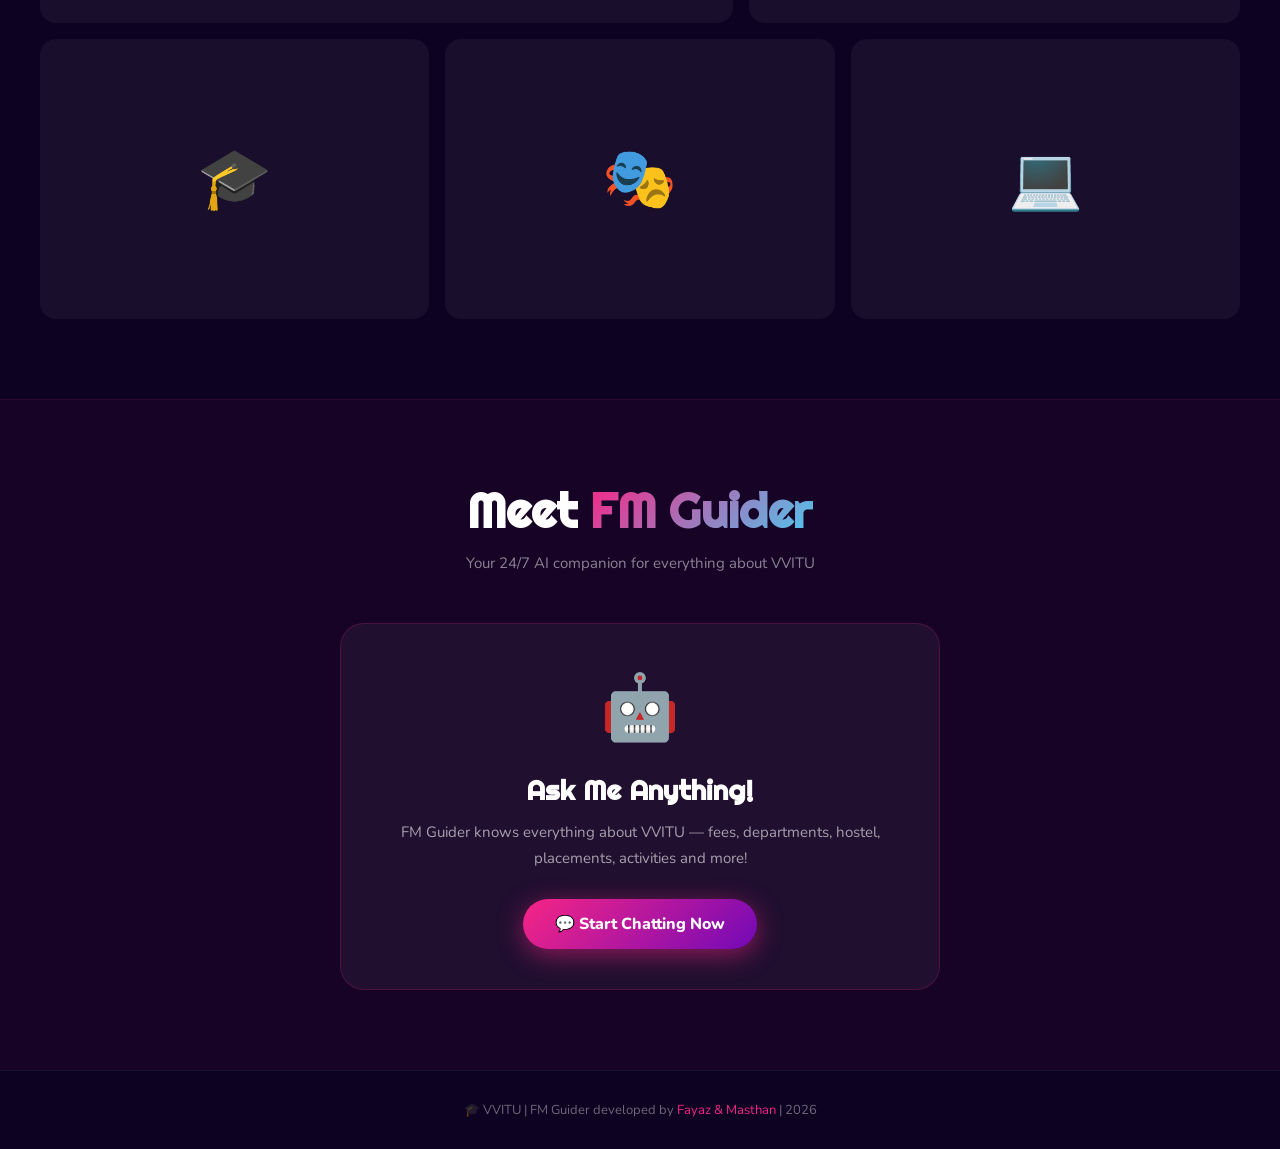
<file: index (5).html>
<!DOCTYPE html>
<html lang="en">
<head>
<meta charset="UTF-8">
<meta name="viewport" content="width=device-width, initial-scale=1.0">
<title>VVITU — FM Guider</title>
<link href="https://fonts.googleapis.com/css2?family=Nunito:wght@400;600;700;800;900&family=Righteous&display=swap" rel="stylesheet">
<style>
*{margin:0;padding:0;box-sizing:border-box;}
body{font-family:"Nunito",sans-serif;background:#0d0221;color:white;overflow-x:hidden;}
body::before{content:"";position:fixed;inset:0;background:radial-gradient(ellipse 80% 60% at 20% 20%,rgba(247,37,133,0.25) 0%,transparent 55%),radial-gradient(ellipse 70% 60% at 80% 80%,rgba(76,201,240,0.2) 0%,transparent 50%);pointer-events:none;}
nav{position:fixed;top:0;left:0;right:0;z-index:100;display:flex;justify-content:space-between;align-items:center;padding:16px 40px;background:rgba(13,2,33,0.92);backdrop-filter:blur(20px);border-bottom:1px solid rgba(247,37,133,0.2);}
.logo{font-family:"Righteous",sans-serif;font-size:24px;}.logo span{color:#f72585;}
.nav-btn{background:linear-gradient(135deg,#f72585,#7209b7);color:white;border:none;padding:10px 24px;border-radius:100px;font-size:14px;font-weight:700;cursor:pointer;font-family:"Nunito",sans-serif;text-decoration:none;}
.hero{min-height:100vh;display:flex;flex-direction:column;justify-content:center;align-items:center;text-align:center;padding:120px 20px 60px;position:relative;}
.badge{background:rgba(247,37,133,0.15);border:1px solid rgba(247,37,133,0.4);color:#f72585;padding:6px 20px;border-radius:100px;font-size:12px;font-weight:700;letter-spacing:2px;text-transform:uppercase;margin-bottom:24px;}
h1{font-family:"Righteous",sans-serif;font-size:clamp(36px,6vw,72px);margin-bottom:16px;}
h1 span{background:linear-gradient(135deg,#f72585,#4cc9f0);-webkit-background-clip:text;-webkit-text-fill-color:transparent;}
.hero p{font-size:clamp(14px,2vw,18px);color:rgba(255,255,255,0.65);max-width:600px;margin:0 auto 40px;line-height:1.7;}
.btns{display:flex;gap:16px;flex-wrap:wrap;justify-content:center;}
.btn1{background:linear-gradient(135deg,#f72585,#7209b7);color:white;border:none;padding:14px 32px;border-radius:100px;font-size:16px;font-weight:800;cursor:pointer;font-family:"Nunito",sans-serif;text-decoration:none;display:inline-block;box-shadow:0 6px 24px rgba(247,37,133,0.5);transition:all 0.3s;}
.btn1:hover{transform:translateY(-3px);}
.btn2{background:transparent;color:white;border:2px solid rgba(255,255,255,0.3);padding:14px 32px;border-radius:100px;font-size:16px;font-weight:700;cursor:pointer;font-family:"Nunito",sans-serif;text-decoration:none;display:inline-block;transition:all 0.3s;}
.btn2:hover{border-color:#f72585;color:#f72585;}
.stats{display:flex;justify-content:center;gap:40px;flex-wrap:wrap;padding:40px 20px;background:rgba(255,255,255,0.03);border-top:1px solid rgba(255,255,255,0.06);border-bottom:1px solid rgba(255,255,255,0.06);}
.stat{text-align:center;}
.sn{font-family:"Righteous",sans-serif;font-size:36px;background:linear-gradient(135deg,#f72585,#4cc9f0);-webkit-background-clip:text;-webkit-text-fill-color:transparent;}
.sl{font-size:13px;color:rgba(255,255,255,0.5);margin-top:4px;font-weight:600;}
.gsec{padding:80px 20px;}
.stitle{text-align:center;margin-bottom:50px;}
.stitle h2{font-family:"Righteous",sans-serif;font-size:clamp(28px,4vw,48px);margin-bottom:12px;}
.stitle h2 span{background:linear-gradient(135deg,#f72585,#4cc9f0);-webkit-background-clip:text;-webkit-text-fill-color:transparent;}
.stitle p{color:rgba(255,255,255,0.5);font-size:15px;}
.gg{max-width:1200px;margin:0 auto;display:grid;grid-template-columns:repeat(12,1fr);gap:16px;}
.gi{border-radius:16px;overflow:hidden;cursor:pointer;background:rgba(255,255,255,0.05);display:flex;align-items:center;justify-content:center;font-size:60px;}
.gi:nth-child(1){grid-column:span 7;height:350px;}
.gi:nth-child(2){grid-column:span 5;height:350px;}
.gi:nth-child(3){grid-column:span 4;height:280px;}
.gi:nth-child(4){grid-column:span 4;height:280px;}
.gi:nth-child(5){grid-column:span 4;height:280px;}
.csec{padding:80px 20px;text-align:center;background:rgba(247,37,133,0.04);border-top:1px solid rgba(247,37,133,0.1);}
.ccard{max-width:600px;margin:40px auto 0;background:rgba(255,255,255,0.05);border:1px solid rgba(247,37,133,0.2);border-radius:24px;padding:40px;}
.cico{font-size:64px;margin-bottom:20px;display:block;animation:float 3s ease-in-out infinite;}
@keyframes float{0%,100%{transform:translateY(0);}50%{transform:translateY(-10px);}}
.ccard h3{font-family:"Righteous",sans-serif;font-size:28px;margin-bottom:12px;}
.ccard p{color:rgba(255,255,255,0.6);margin-bottom:28px;font-size:15px;line-height:1.7;}
footer{text-align:center;padding:30px 20px;border-top:1px solid rgba(255,255,255,0.06);color:rgba(255,255,255,0.4);font-size:13px;}
footer span{color:#f72585;}
@media(max-width:768px){
nav{padding:14px 20px;}
.gi:nth-child(1),.gi:nth-child(2),.gi:nth-child(3),.gi:nth-child(4),.gi:nth-child(5){grid-column:span 12;height:180px;}
}
</style>
</head>
<body>
<nav>
<div class="logo">FM <span>Guider</span></div>
<a href="/chat" class="nav-btn">🤖 Open Chatbot</a>
</nav>
<section class="hero">
<div class="badge">🎓 Est. 2007 — Namburu, Guntur</div>
<h1>Welcome to <span>VVITU</span></h1>
<p>Vasireddy Venkatadri International Technological University<br><em>"Absolute Discipline and Absolute Education"</em></p>
<div class="btns">
<a href="/chat" class="btn1">🤖 Chat with FM Guider</a>
<a href="#gallery" class="btn2">📸 Explore Campus</a>
</div>
</section>
<div class="stats">
<div class="stat"><div class="sn">11+</div><div class="sl">Departments</div></div>
<div class="stat"><div class="sn">5000+</div><div class="sl">Students</div></div>
<div class="stat"><div class="sn">5.5 LPA</div><div class="sl">Avg Package</div></div>
<div class="stat"><div class="sn">2007</div><div class="sl">Established</div></div>
<div class="stat"><div class="sn">50K+</div><div class="sl">Library Books</div></div>
</div>
<section class="gsec" id="gallery">
<div class="stitle"><h2>Our <span>Campus</span></h2><p>Vasireddy Venkatadri International Technological University — Namburu, Guntur</p></div>
<div class="gg">
<div class="gi">🏛️</div>
<div class="gi">🌿</div>
<div class="gi">🎓</div>
<div class="gi">🎭</div>
<div class="gi">💻</div>
</div>
</section>
<section class="csec">
<div class="stitle"><h2>Meet <span>FM Guider</span></h2><p>Your 24/7 AI companion for everything about VVITU</p></div>
<div class="ccard">
<span class="cico">🤖</span>
<h3>Ask Me Anything!</h3>
<p>FM Guider knows everything about VVITU — fees, departments, hostel, placements, activities and more!</p>
<a href="/chat" class="btn1">💬 Start Chatting Now</a>
</div>
</section>
<footer>🎓 VVITU | FM Guider developed by <span>Fayaz & Masthan</span> | 2026</footer>
</body>
</html>
</file>
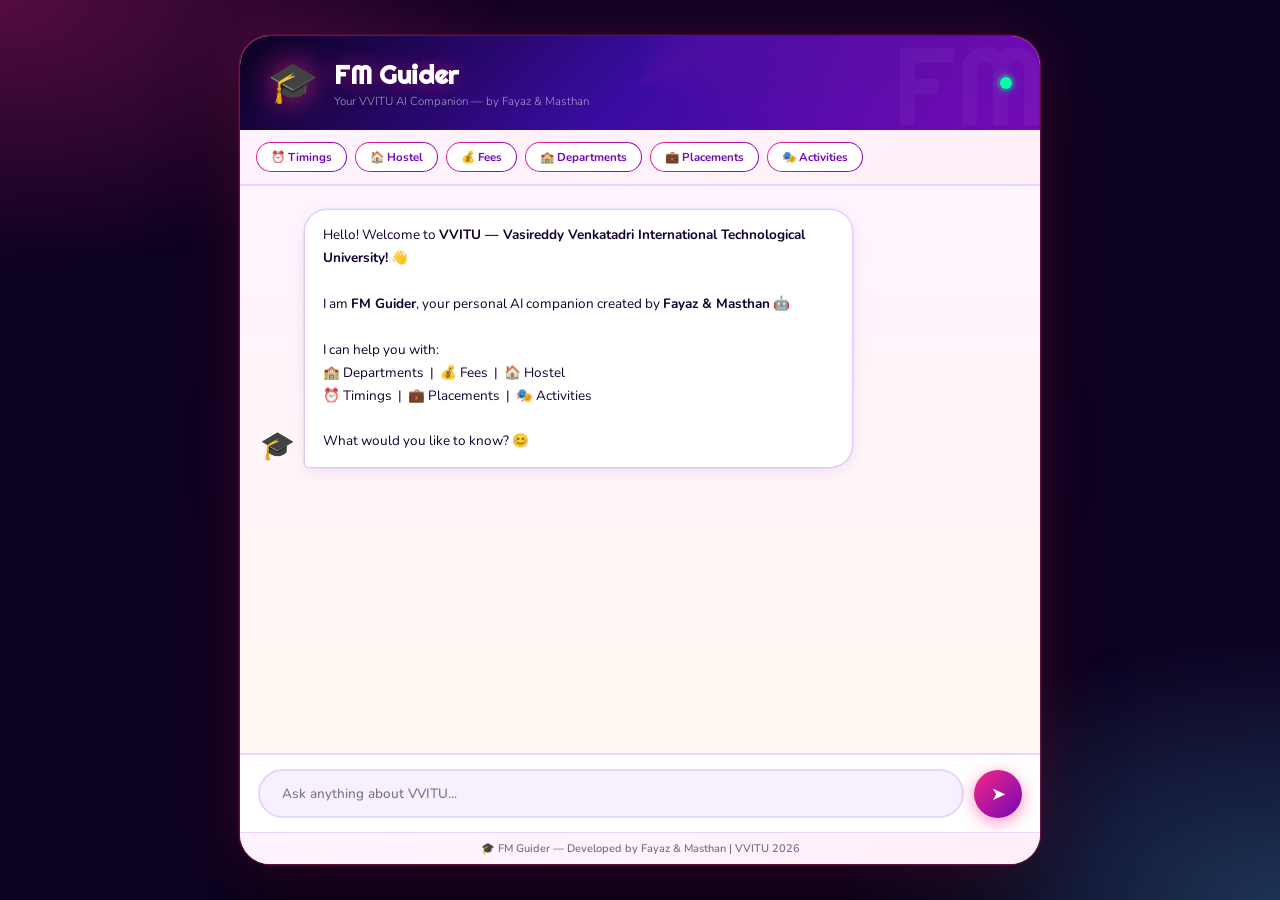
<file: templates/chat.html>
<!DOCTYPE html>
<html lang="en">
<head>
<meta charset="UTF-8">
<meta name="viewport" content="width=device-width, initial-scale=1.0">
<title>FM Guider — VVITU AI Companion</title>
<link href="https://fonts.googleapis.com/css2?family=Nunito:wght@300;400;600;700;800;900&family=Righteous&display=swap" rel="stylesheet">
<style>
:root{--bg:#0d0221;--p1:#f72585;--p2:#7209b7;--p3:#4cc9f0;--surface:#fff;--surface2:#f8f0ff;--text:#12002e;--textl:#7b6f8a;--border:#e8d5ff;}
*{margin:0;padding:0;box-sizing:border-box;}
body{font-family:"Nunito",sans-serif;background:var(--bg);min-height:100vh;display:flex;justify-content:center;align-items:center;padding:16px;}
body::before{content:"";position:fixed;inset:0;background:radial-gradient(ellipse 80% 60% at 0% 0%,rgba(247,37,133,0.3) 0%,transparent 50%),radial-gradient(ellipse 70% 60% at 100% 100%,rgba(76,201,240,0.25) 0%,transparent 50%),radial-gradient(ellipse 60% 50% at 50% 50%,rgba(114,9,183,0.2) 0%,transparent 60%);pointer-events:none;z-index:0;}
.wrap{position:relative;z-index:1;width:100%;max-width:800px;height:92vh;background:var(--surface);border-radius:30px;display:flex;flex-direction:column;overflow:hidden;box-shadow:0 0 0 1.5px rgba(247,37,133,0.3),0 0 60px rgba(247,37,133,0.2),0 40px 80px rgba(0,0,0,0.6);animation:slideUp 0.5s cubic-bezier(0.16,1,0.3,1) both;}
@keyframes slideUp{from{opacity:0;transform:translateY(40px) scale(0.96);}to{opacity:1;transform:translateY(0) scale(1);}}
/* HEADER */
header{background:linear-gradient(135deg,#0d0221 0%,#3a0ca3 50%,#7209b7 100%);padding:20px 28px;display:flex;align-items:center;gap:16px;position:relative;overflow:hidden;flex-shrink:0;}
header::before{content:"";position:absolute;top:-50%;left:-50%;width:200%;height:200%;background:conic-gradient(from 0deg,transparent 0deg,rgba(247,37,133,0.08) 60deg,transparent 120deg);animation:spin 8s linear infinite;}
@keyframes spin{from{transform:rotate(0deg);}to{transform:rotate(360deg);}}
header::after{content:"FM";position:absolute;right:-5px;top:-20px;font-family:"Righteous",sans-serif;font-size:110px;color:rgba(255,255,255,0.04);pointer-events:none;}
.hico{font-size:40px;position:relative;z-index:1;filter:drop-shadow(0 0 15px rgba(247,37,133,0.8));animation:float 3s ease-in-out infinite;}
@keyframes float{0%,100%{transform:translateY(0);}50%{transform:translateY(-7px);}}
.htxt{position:relative;z-index:1;}
.htxt h1{font-family:"Righteous",sans-serif;font-size:26px;color:#fff;text-shadow:0 0 20px rgba(247,37,133,0.5);}
.htxt p{font-size:11.5px;color:rgba(255,255,255,0.6);margin-top:2px;font-weight:300;}
.sdot{width:12px;height:12px;background:#06ffa5;border-radius:50%;margin-left:auto;flex-shrink:0;position:relative;z-index:1;box-shadow:0 0 0 3px rgba(6,255,165,0.2),0 0 12px rgba(6,255,165,0.6);animation:ping 2s ease-in-out infinite;}
@keyframes ping{0%,100%{box-shadow:0 0 0 3px rgba(6,255,165,0.2),0 0 12px rgba(6,255,165,0.6);}50%{box-shadow:0 0 0 8px rgba(6,255,165,0.05),0 0 20px rgba(6,255,165,0.4);}}
/* QUICK BUTTONS */
.qbtns{padding:12px 16px;display:flex;gap:8px;flex-wrap:wrap;background:linear-gradient(135deg,#fdf4ff,#fff0f8);border-bottom:2px solid var(--border);flex-shrink:0;}
.qbtns button{padding:6px 14px;border:1.5px solid transparent;background:linear-gradient(white,white) padding-box,linear-gradient(135deg,var(--p1),var(--p2)) border-box;color:var(--p2);border-radius:100px;cursor:pointer;font-size:11.5px;font-weight:700;font-family:"Nunito",sans-serif;transition:all 0.25s;white-space:nowrap;}
.qbtns button:hover{background:linear-gradient(135deg,var(--p1),var(--p2));color:white;transform:translateY(-3px);box-shadow:0 8px 20px rgba(247,37,133,0.4);}
/* MESSAGES */
.msgs{flex:1;overflow-y:auto;padding:24px 20px;display:flex;flex-direction:column;gap:16px;background:linear-gradient(180deg,#fdf4ff 0%,#fff8f0 100%);}
.msg{display:flex;align-items:flex-end;gap:10px;animation:msgIn 0.35s cubic-bezier(0.16,1,0.3,1) both;}
@keyframes msgIn{from{opacity:0;transform:translateY(14px);}to{opacity:1;transform:translateY(0);}}
.mico{font-size:28px;flex-shrink:0;margin-bottom:2px;}
.mc{max-width:72%;padding:14px 18px;border-radius:22px;line-height:1.7;font-size:13.5px;}
.bot .mc{background:white;color:var(--text);border-bottom-left-radius:4px;box-shadow:0 4px 16px rgba(114,9,183,0.1),0 0 0 1.5px var(--border);}
.usr{flex-direction:row-reverse;}
.uc{background:linear-gradient(135deg,#f72585,#7209b7);color:white;border-bottom-right-radius:4px;box-shadow:0 6px 24px rgba(247,37,133,0.5);}
/* TYPING */
.typing{display:none;align-items:flex-end;gap:10px;padding:0 20px 8px;}
.tdots{background:white;padding:14px 18px;border-radius:22px;border-bottom-left-radius:4px;display:flex;gap:5px;align-items:center;box-shadow:0 4px 16px rgba(114,9,183,0.1),0 0 0 1.5px var(--border);}
.tdots span{width:8px;height:8px;border-radius:50%;animation:bounce 1.3s ease-in-out infinite;}
.tdots span:nth-child(1){background:#f72585;}
.tdots span:nth-child(2){background:#7209b7;animation-delay:0.18s;}
.tdots span:nth-child(3){background:#4cc9f0;animation-delay:0.36s;}
@keyframes bounce{0%,80%,100%{transform:translateY(0);opacity:0.4;}40%{transform:translateY(-8px);opacity:1;}}
/* INPUT */
.inp{padding:14px 18px;background:white;display:flex;gap:10px;align-items:center;border-top:2px solid var(--border);flex-shrink:0;}
.inp input{flex:1;padding:13px 22px;border:2px solid var(--border);border-radius:100px;font-size:13.5px;font-family:"Nunito",sans-serif;outline:none;background:var(--surface2);color:var(--text);transition:all 0.25s;font-weight:500;}
.inp input::placeholder{color:var(--textl);}
.inp input:focus{border-color:var(--p1);background:white;box-shadow:0 0 0 4px rgba(247,37,133,0.1);}
.inp button{width:48px;height:48px;border-radius:50%;border:none;background:linear-gradient(135deg,#f72585,#7209b7);color:white;font-size:18px;cursor:pointer;transition:all 0.25s;display:flex;align-items:center;justify-content:center;flex-shrink:0;box-shadow:0 4px 16px rgba(247,37,133,0.5);}
.inp button:hover{transform:scale(1.12) rotate(8deg);box-shadow:0 8px 24px rgba(247,37,133,0.6);}
/* FOOTER */
.foot{text-align:center;padding:8px;background:linear-gradient(135deg,#fdf4ff,#fff0f8);color:var(--textl);font-size:11px;font-weight:600;border-top:1px solid var(--border);flex-shrink:0;}
/* SCROLLBAR */
.msgs::-webkit-scrollbar{width:4px;}
.msgs::-webkit-scrollbar-track{background:transparent;}
.msgs::-webkit-scrollbar-thumb{background:linear-gradient(var(--p1),var(--p2));border-radius:10px;}
@media(max-width:600px){body{padding:0;}.wrap{height:100vh;border-radius:0;}.mc{max-width:85%;}}
</style>
</head>
<body>
<div class="wrap">
  <header>
    <div class="hico">🎓</div>
    <div class="htxt">
      <h1>FM Guider</h1>
      <p>Your VVITU AI Companion — by Fayaz & Masthan</p>
    </div>
    <div class="sdot"></div>
  </header>

  <div class="qbtns">
    <button onclick="sendMsg('What are the college timings?')">⏰ Timings</button>
    <button onclick="sendMsg('What are the hostel facilities and fees?')">🏠 Hostel</button>
    <button onclick="sendMsg('What is the fee structure for all departments?')">💰 Fees</button>
    <button onclick="sendMsg('What departments are available at VVITU?')">🏫 Departments</button>
    <button onclick="sendMsg('Tell me about placements at VVITU')">💼 Placements</button>
    <button onclick="sendMsg('What extracurricular activities are available?')">🎭 Activities</button>
  </div>

  <div class="msgs" id="msgs">
    <div class="msg bot">
      <div class="mico">🎓</div>
      <div class="mc">
        Hello! Welcome to <strong>VVITU — Vasireddy Venkatadri International Technological University!</strong> 👋<br><br>
        I am <strong>FM Guider</strong>, your personal AI companion created by <strong>Fayaz & Masthan</strong> 🤖<br><br>
        I can help you with:<br>
        🏫 Departments &nbsp;|&nbsp; 💰 Fees &nbsp;|&nbsp; 🏠 Hostel<br>
        ⏰ Timings &nbsp;|&nbsp; 💼 Placements &nbsp;|&nbsp; 🎭 Activities<br><br>
        What would you like to know? 😊
      </div>
    </div>
  </div>

  <div class="typing" id="typing">
    <div class="mico">🎓</div>
    <div class="tdots"><span></span><span></span><span></span></div>
  </div>

  <div class="inp">
    <input type="text" id="input" placeholder="Ask anything about VVITU..." onkeypress="if(event.key==='Enter') sendMsg()">
    <button onclick="sendMsg()">➤</button>
  </div>

  <div class="foot">🎓 FM Guider — Developed by Fayaz & Masthan | VVITU 2026</div>
</div>

<script>
function addMsg(text, isUser) {
    const msgs = document.getElementById('msgs');
    const div = document.createElement('div');
    div.className = 'msg ' + (isUser ? 'usr' : 'bot');
    div.innerHTML = isUser
        ? `<div class="mico">👤</div><div class="mc uc">${text}</div>`
        : `<div class="mico">🎓</div><div class="mc">${text}</div>`;
    msgs.appendChild(div);
    msgs.scrollTop = msgs.scrollHeight;
}

async function sendMsg(preset) {
    const input = document.getElementById('input');
    const msg = preset || input.value.trim();
    if (!msg) return;
    
    input.value = '';
    addMsg(msg, true);
    
    const typingIndicator = document.getElementById('typing');
    if (typingIndicator) typingIndicator.style.display = 'flex';
    
    const msgsContainer = document.getElementById('msgs');
    msgsContainer.scrollTop = msgsContainer.scrollHeight;

    try {
        const res = await fetch('/chat', {
            method: 'POST',
            headers: {'Content-Type': 'application/json'},
            body: JSON.stringify({message: msg})
        });
        const data = await res.json();
        
        if (typingIndicator) typingIndicator.style.display = 'none';
        addMsg(data.response, false);
    } catch(e) {
        // Critical Fix: Hide typing indicator on failure
        if (typingIndicator) typingIndicator.style.display = 'none';
        addMsg('⚠️ Network error. Cannot connect to the server.', false);
    }
}

// Add Enter Key Support
document.getElementById('input').addEventListener('keypress', function (e) {
    if (e.key === 'Enter') {
        sendMsg();
    }
});
</script>
</body>
</html>
</file>
